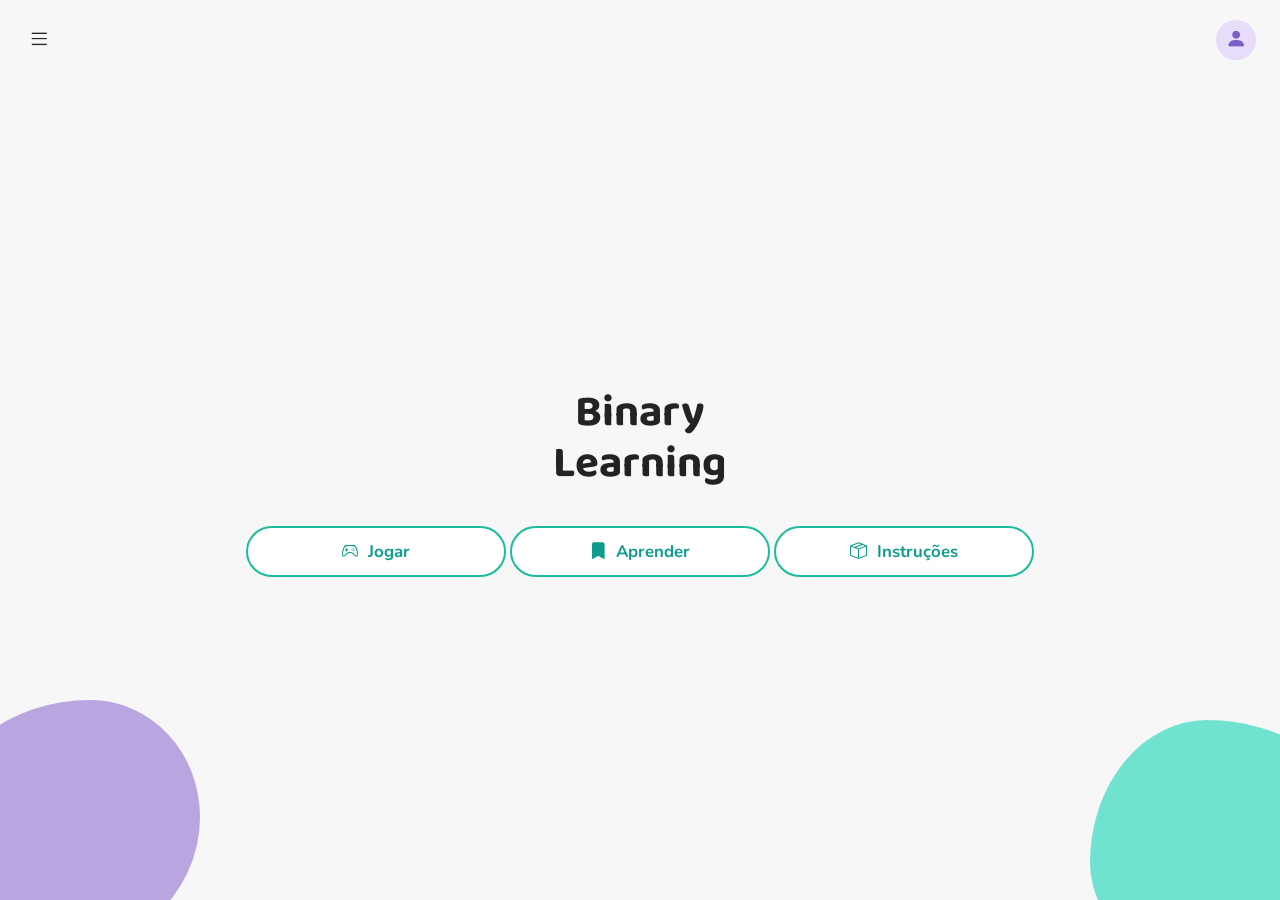
<file: index.html>
<!DOCTYPE html>
<html lang="pt-BR">
<head>
<meta charset="UTF-8">
<meta name="viewport" content="width=device-width, initial-scale=1.0">
<title>Binary Learning</title>

<!-- Bootstrap -->
<link href="https://cdn.jsdelivr.net/npm/bootstrap@5.3.3/dist/css/bootstrap.min.css" rel="stylesheet">
<!-- Ícones -->
<link rel="stylesheet" href="https://cdn.jsdelivr.net/npm/bootstrap-icons@1.11.3/font/bootstrap-icons.css">
<!-- Fontes -->
<link rel="preconnect" href="https://fonts.googleapis.com">
<link href="https://fonts.googleapis.com/css2?family=Baloo+2:wght@600;700;800&family=Nunito:wght@400;600;700&display=swap" rel="stylesheet">

<link rel="stylesheet" href="css/style.css">
</head>
<body>

<div class="home-topbar">
  <button class="icon-btn text-dark" data-bs-toggle="offcanvas" data-bs-target="#menuOffcanvas" aria-label="Menu">
    <i class="bi bi-list"></i>
  </button>
  <div class="dropdown">
    <button class="avatar-btn" data-bs-toggle="dropdown" aria-expanded="false" aria-label="Perfil">
      <i class="bi bi-person-fill"></i>
    </button>
    <ul class="dropdown-menu dropdown-menu-end profile-dropdown">
      <li><a class="dropdown-item" href="#" data-bs-toggle="modal" data-bs-target="#profileModal"><i class="bi bi-person-circle"></i> Perfil</a></li>
      <li><a class="dropdown-item text-danger" href="#" onclick="blLogout(event)"><i class="bi bi-box-arrow-right"></i> Sair</a></li>
    </ul>
  </div>
</div>

<main class="home-hero">
  <div class="blob blob-left"></div>
  <div class="blob blob-right"></div>

  <div class="content">
    <h1 class="display-font">Binary<br>Learning</h1>

    <a href="fases.html" class="btn-pill">
      <i class="bi bi-controller"></i> Jogar
    </a>
    <a href="#" class="btn-pill">
      <i class="bi bi-bookmark-fill"></i> Aprender
    </a>
    <a href="#" class="btn-pill">
      <i class="bi bi-box-seam"></i> Instruções
    </a>
  </div>
</main>

<!-- Offcanvas menu -->
<div class="offcanvas offcanvas-start" tabindex="-1" id="menuOffcanvas">
  <div class="offcanvas-header">
    <h5 class="offcanvas-title display-font">Binary Learning</h5>
    <button type="button" class="btn-close" data-bs-dismiss="offcanvas"></button>
  </div>
  <div class="offcanvas-body d-flex flex-column gap-2">
    <a href="index.html" class="modal-menu-btn text-decoration-none"><i class="bi bi-house-door-fill"></i>Início</a>
    <a href="fases.html" class="modal-menu-btn text-decoration-none"><i class="bi bi-controller"></i>Jogar</a>
    <a href="#" class="modal-menu-btn text-decoration-none"><i class="bi bi-bookmark-fill"></i>Aprender</a>
    <a href="#" class="modal-menu-btn text-decoration-none"><i class="bi bi-box-seam"></i>Instruções</a>
  </div>
</div>

<!-- Profile modal (Section 9) -->
<div class="modal fade" id="profileModal" tabindex="-1">
  <div class="modal-dialog modal-dialog-centered">
    <div class="modal-content p-3">
      <div class="modal-body">
        <div class="profile-modal-avatar"><i class="bi bi-person-fill"></i></div>
        <p class="profile-name">Adriano Migüell</p>

        <a href="#" class="modal-menu-btn text-decoration-none d-flex align-items-center">
          <i class="bi bi-bookmark-fill"></i> Aprender
        </a>
        <a href="#" class="modal-menu-btn text-decoration-none d-flex align-items-center">
          <i class="bi bi-box-seam"></i> Instruções
        </a>
        <a href="#" class="modal-menu-btn text-decoration-none d-flex align-items-center">
          <i class="bi bi-bag-fill"></i> Loja de itens
        </a>

      </div>
    </div>
  </div>
</div>

<script src="https://cdn.jsdelivr.net/npm/bootstrap@5.3.3/dist/js/bootstrap.bundle.min.js"></script>
<script src="js/script.js"></script>
</body>
</html>
</file>
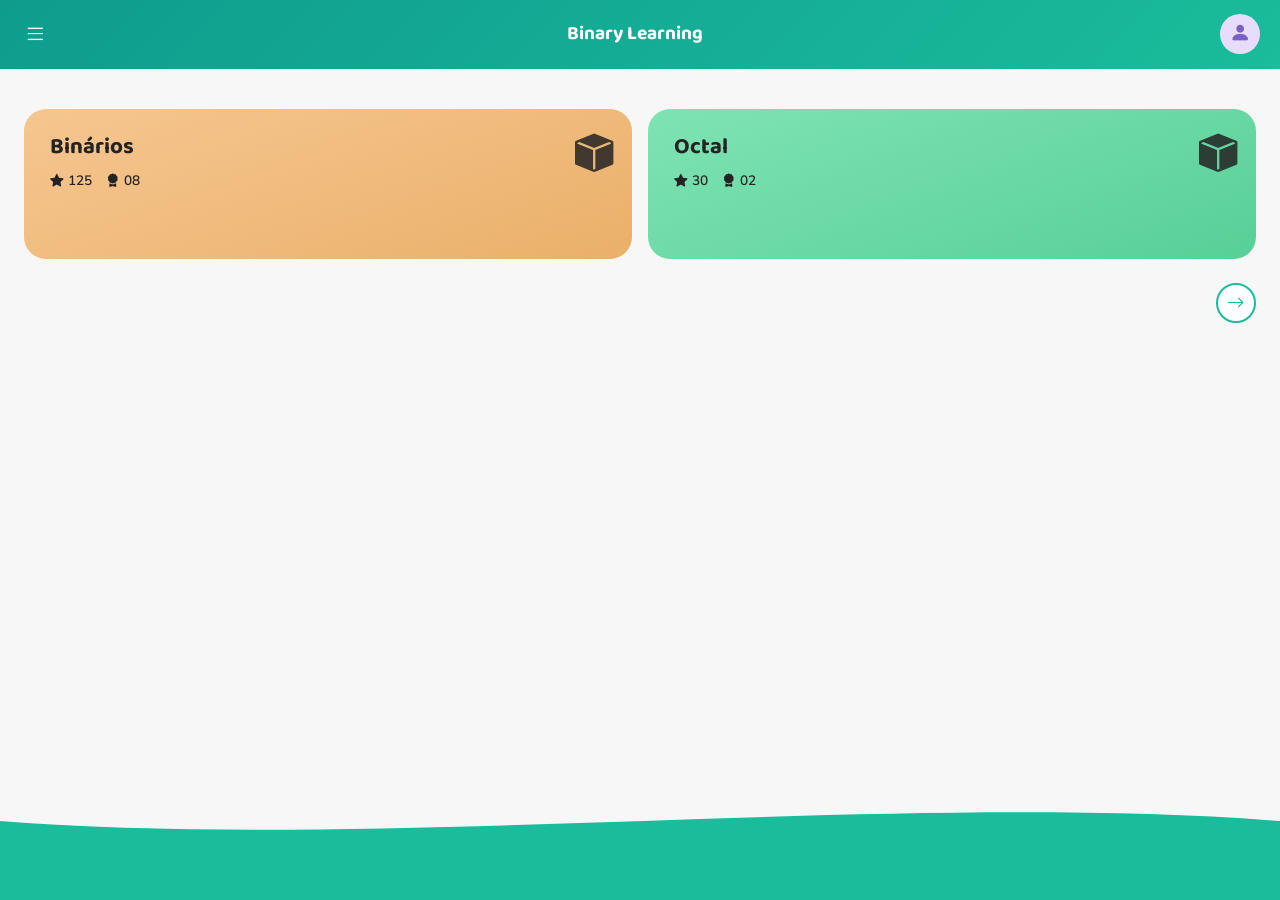
<file: fases.html>
<!DOCTYPE html>
<html lang="pt-BR">
<head>
<meta charset="UTF-8">
<meta name="viewport" content="width=device-width, initial-scale=1.0">
<title>Binary Learning — Fases</title>

<link href="https://cdn.jsdelivr.net/npm/bootstrap@5.3.3/dist/css/bootstrap.min.css" rel="stylesheet">
<link rel="stylesheet" href="https://cdn.jsdelivr.net/npm/bootstrap-icons@1.11.3/font/bootstrap-icons.css">
<link rel="preconnect" href="https://fonts.googleapis.com">
<link href="https://fonts.googleapis.com/css2?family=Baloo+2:wght@600;700;800&family=Nunito:wght@400;600;700&display=swap" rel="stylesheet">
<link rel="stylesheet" href="css/style.css">
</head>
<body>

<header class="app-header">
  <button class="icon-btn" data-bs-toggle="offcanvas" data-bs-target="#menuOffcanvas" aria-label="Menu">
    <i class="bi bi-list"></i>
  </button>
  <span class="brand"><i class="bi bi-list d-none"></i>Binary Learning</span>
  <div class="dropdown">
    <button class="avatar-btn" data-bs-toggle="dropdown" aria-expanded="false" aria-label="Perfil">
      <i class="bi bi-person-fill"></i>
    </button>
    <ul class="dropdown-menu dropdown-menu-end profile-dropdown">
      <li><a class="dropdown-item" href="#" data-bs-toggle="modal" data-bs-target="#profileModal"><i class="bi bi-person-circle"></i> Perfil</a></li>
      <li><a class="dropdown-item text-danger" href="#" onclick="blLogout(event)"><i class="bi bi-box-arrow-right"></i> Sair</a></li>
    </ul>
  </div>
</header>

<main>
  <div class="page-body">
    <div class="row g-3">
      <div class="col-md-6">
        <a href="niveis.html?fase=binarios" class="fase-card binarios">
          <h3>Binários</h3>
          <i class="bi bi-box-fill cube-icon"></i>
          <div class="meta">
            <span><i class="bi bi-star-fill"></i> 125</span>
            <span><i class="bi bi-award-fill"></i> 08</span>
          </div>
        </a>
      </div>
      <div class="col-md-6">
        <a href="niveis.html?fase=octal" class="fase-card octal">
          <h3>Octal</h3>
          <i class="bi bi-box-fill cube-icon"></i>
          <div class="meta">
            <span><i class="bi bi-star-fill"></i> 30</span>
            <span><i class="bi bi-award-fill"></i> 02</span>
          </div>
        </a>
      </div>
    </div>

    <button class="next-arrow mt-4" title="Mais fases em breve" onclick="alert('Mais fases em breve!')">
      <i class="bi bi-arrow-right"></i>
    </button>
  </div>
</main>

<div class="wave-footer">
  <svg viewBox="0 0 500 40" preserveAspectRatio="none"><path d="M0,20 C150,50 350,-10 500,20 L500,40 L0,40 Z" fill="var(--teal)"></path></svg>
</div>

<!-- Offcanvas menu -->
<div class="offcanvas offcanvas-start" tabindex="-1" id="menuOffcanvas">
  <div class="offcanvas-header">
    <h5 class="offcanvas-title display-font">Binary Learning</h5>
    <button type="button" class="btn-close" data-bs-dismiss="offcanvas"></button>
  </div>
  <div class="offcanvas-body d-flex flex-column gap-2">
    <a href="index.html" class="modal-menu-btn text-decoration-none"><i class="bi bi-house-door-fill"></i>Início</a>
    <a href="fases.html" class="modal-menu-btn text-decoration-none"><i class="bi bi-controller"></i>Jogar</a>
    <a href="#" class="modal-menu-btn text-decoration-none" title="Em breve"><i class="bi bi-bookmark-fill"></i>Aprender</a>
    <a href="#" class="modal-menu-btn text-decoration-none" title="Em breve"><i class="bi bi-box-seam"></i>Instruções</a>
  </div>
</div>

<!-- Profile modal -->
<div class="modal fade" id="profileModal" tabindex="-1">
  <div class="modal-dialog modal-dialog-centered">
    <div class="modal-content p-3">
      <div class="modal-body">
        <div class="profile-modal-avatar"><i class="bi bi-person-fill"></i></div>
        <p class="profile-name">Adriano Migüell</p>
        <a href="#" class="modal-menu-btn text-decoration-none d-flex align-items-center"><i class="bi bi-bookmark-fill"></i> Aprender</a>
        <a href="#" class="modal-menu-btn text-decoration-none d-flex align-items-center"><i class="bi bi-box-seam"></i> Instruções</a>
        <a href="#" class="modal-menu-btn text-decoration-none d-flex align-items-center"><i class="bi bi-bag-fill"></i> Loja de itens</a>
      </div>
    </div>
  </div>
</div>

<script src="https://cdn.jsdelivr.net/npm/bootstrap@5.3.3/dist/js/bootstrap.bundle.min.js"></script>
<script src="js/script.js"></script>
</body>
</html>
</file>
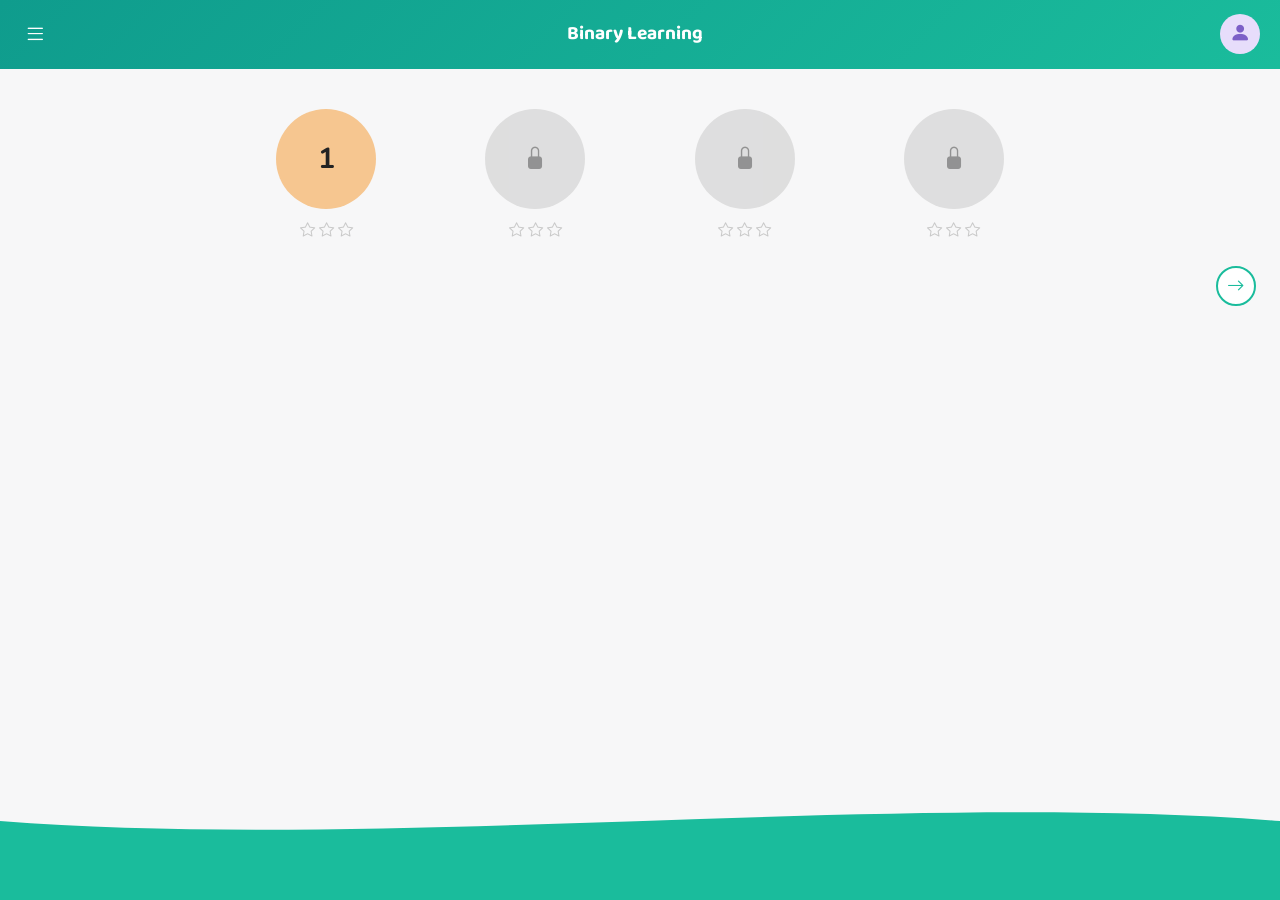
<file: niveis.html>
<!DOCTYPE html>
<html lang="pt-BR">
<head>
<meta charset="UTF-8">
<meta name="viewport" content="width=device-width, initial-scale=1.0">
<title>Binary Learning — Níveis</title>

<link href="https://cdn.jsdelivr.net/npm/bootstrap@5.3.3/dist/css/bootstrap.min.css" rel="stylesheet">
<link rel="stylesheet" href="https://cdn.jsdelivr.net/npm/bootstrap-icons@1.11.3/font/bootstrap-icons.css">
<link rel="preconnect" href="https://fonts.googleapis.com">
<link href="https://fonts.googleapis.com/css2?family=Baloo+2:wght@600;700;800&family=Nunito:wght@400;600;700&display=swap" rel="stylesheet">
<link rel="stylesheet" href="css/style.css">
</head>
<body>

<header class="app-header">
  <button class="icon-btn" data-bs-toggle="offcanvas" data-bs-target="#menuOffcanvas" aria-label="Menu">
    <i class="bi bi-list"></i>
  </button>
  <span class="brand">Binary Learning</span>
  <div class="dropdown">
    <button class="avatar-btn" data-bs-toggle="dropdown" aria-expanded="false" aria-label="Perfil">
      <i class="bi bi-person-fill"></i>
    </button>
    <ul class="dropdown-menu dropdown-menu-end profile-dropdown">
      <li><a class="dropdown-item" href="#" data-bs-toggle="modal" data-bs-target="#profileModal"><i class="bi bi-person-circle"></i> Perfil</a></li>
      <li><a class="dropdown-item text-danger" href="#" onclick="blLogout(event)"><i class="bi bi-box-arrow-right"></i> Sair</a></li>
    </ul>
  </div>
</header>

<main>
  <div class="page-body">
    <div class="row g-4 justify-content-center text-center" id="niveisRow">
      <!-- gerado via JS -->
    </div>

    <button class="next-arrow mt-4" title="Mais níveis em breve" onclick="alert('Mais níveis em breve!')">
      <i class="bi bi-arrow-right"></i>
    </button>
  </div>
</main>

<div class="wave-footer">
  <svg viewBox="0 0 500 40" preserveAspectRatio="none"><path d="M0,20 C150,50 350,-10 500,20 L500,40 L0,40 Z" fill="var(--teal)"></path></svg>
</div>

<!-- Modal de introdução ao nível (Section 5) -->
<div class="modal fade intro-modal" id="introModal" tabindex="-1">
  <div class="modal-dialog modal-dialog-centered">
    <div class="modal-content p-3">
      <div class="modal-body">
        <h5 class="modal-title mb-3" id="introModalTitle">Introdução aos binários</h5>
        <p class="fw-bold mb-1">O que são?</p>
        <p>Você sabia que os computadores não entendem palavras ou imagens diretamente? Eles conversam usando apenas dois números: 0 e 1!</p>
        <p>Nesta etapa, você vai descobrir como essa linguagem funciona de um jeito simples e como pequenos impulsos elétricos dão vida à tecnologia. Pronto para decifrar o código?</p>
        <div class="text-end">
          <a href="#" id="btnIniciarNivel" class="btn-start text-decoration-none">Iniciar</a>
        </div>
      </div>
    </div>
  </div>
</div>

<!-- Offcanvas menu -->
<div class="offcanvas offcanvas-start" tabindex="-1" id="menuOffcanvas">
  <div class="offcanvas-header">
    <h5 class="offcanvas-title display-font">Binary Learning</h5>
    <button type="button" class="btn-close" data-bs-dismiss="offcanvas"></button>
  </div>
  <div class="offcanvas-body d-flex flex-column gap-2">
    <a href="index.html" class="modal-menu-btn text-decoration-none"><i class="bi bi-house-door-fill"></i>Início</a>
    <a href="fases.html" class="modal-menu-btn text-decoration-none"><i class="bi bi-controller"></i>Jogar</a>
    <a href="#" class="modal-menu-btn text-decoration-none"><i class="bi bi-bookmark-fill"></i>Aprender</a>
    <a href="#" class="modal-menu-btn text-decoration-none"><i class="bi bi-box-seam"></i>Instruções</a>
  </div>
</div>

<!-- Profile modal -->
<div class="modal fade" id="profileModal" tabindex="-1">
  <div class="modal-dialog modal-dialog-centered">
    <div class="modal-content p-3">
      <div class="modal-body">
        <div class="profile-modal-avatar"><i class="bi bi-person-fill"></i></div>
        <p class="profile-name">Adriano Migüell</p>
        <a href="#" class="modal-menu-btn text-decoration-none d-flex align-items-center"><i class="bi bi-bookmark-fill"></i> Aprender</a>
        <a href="#" class="modal-menu-btn text-decoration-none d-flex align-items-center"><i class="bi bi-box-seam"></i> Instruções</a>
        <a href="#" class="modal-menu-btn text-decoration-none d-flex align-items-center"><i class="bi bi-bag-fill"></i> Loja de itens</a>
      </div>
    </div>
  </div>
</div>

<script src="https://cdn.jsdelivr.net/npm/bootstrap@5.3.3/dist/js/bootstrap.bundle.min.js"></script>
<script src="js/script.js"></script>
<script>
  const fase = blGetQueryParam("fase", "binarios");
  const faseLabel = fase === "octal" ? "Octal" : "Binários";
  const progress = blGetProgress();
  const niveis = progress.fases[fase].niveis;

  const row = document.getElementById("niveisRow");
  let selectedNivel = null;

  Object.keys(niveis).forEach(function (nivelNum) {
    const info = niveis[nivelNum];
    const col = document.createElement("div");
    col.className = "col-3 col-md-2 level-circle-wrap";

    const stateClass = info.completed ? "completed" : (info.unlocked ? "unlocked" : "");
    const starsHtml = [1, 2, 3].map(function (i) {
      return '<i class="bi ' + (i <= info.stars ? "bi-star-fill filled" : "bi-star") + '"></i>';
    }).join(" ");

    col.innerHTML =
      '<button class="level-circle ' + stateClass + '" ' + (info.unlocked ? "" : "disabled") + ' data-nivel="' + nivelNum + '">' +
        (info.unlocked ? nivelNum : '<i class="bi bi-lock-fill" style="font-size:1.4rem"></i>') +
      '</button>' +
      '<div class="level-stars">' + starsHtml + '</div>';

    row.appendChild(col);
  });

  row.addEventListener("click", function (e) {
    const btn = e.target.closest(".level-circle");
    if (!btn || btn.disabled) return;
    selectedNivel = btn.dataset.nivel;
    document.getElementById("introModalTitle").textContent =
      "Introdução " + (fase === "octal" ? "ao octal" : "aos binários") + " — Nível " + selectedNivel;
    const modal = new bootstrap.Modal(document.getElementById("introModal"));
    modal.show();
  });

  document.getElementById("btnIniciarNivel").addEventListener("click", function (e) {
    e.preventDefault();
    if (!selectedNivel) selectedNivel = 1;
    window.location.href = "questao.html?fase=" + fase + "&nivel=" + selectedNivel;
  });
</script>
</body>
</html>
</file>
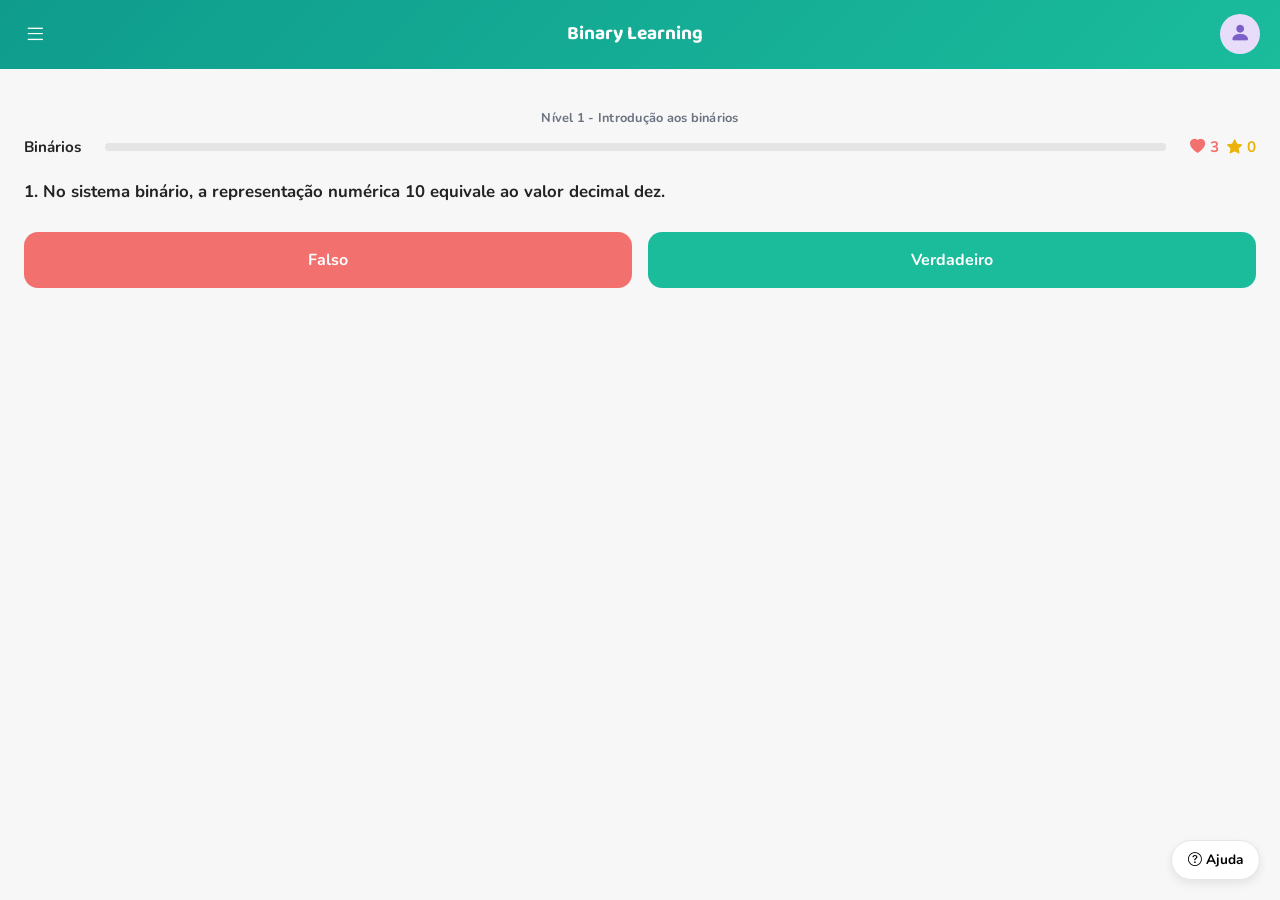
<file: questao.html>
<!DOCTYPE html>
<html lang="pt-BR">
<head>
<meta charset="UTF-8">
<meta name="viewport" content="width=device-width, initial-scale=1.0">
<title>Binary Learning — Questão</title>

<link href="https://cdn.jsdelivr.net/npm/bootstrap@5.3.3/dist/css/bootstrap.min.css" rel="stylesheet">
<link rel="stylesheet" href="https://cdn.jsdelivr.net/npm/bootstrap-icons@1.11.3/font/bootstrap-icons.css">
<link rel="preconnect" href="https://fonts.googleapis.com">
<link href="https://fonts.googleapis.com/css2?family=Baloo+2:wght@600;700;800&family=Nunito:wght@400;600;700&display=swap" rel="stylesheet">
<link rel="stylesheet" href="css/style.css">
</head>
<body>

<header class="app-header">
  <button class="icon-btn" data-bs-toggle="offcanvas" data-bs-target="#menuOffcanvas" aria-label="Menu">
    <i class="bi bi-list"></i>
  </button>
  <span class="brand">Binary Learning</span>
  <div class="dropdown">
    <button class="avatar-btn" data-bs-toggle="dropdown" aria-expanded="false" aria-label="Perfil">
      <i class="bi bi-person-fill"></i>
    </button>
    <ul class="dropdown-menu dropdown-menu-end profile-dropdown">
      <li><a class="dropdown-item" href="#" data-bs-toggle="modal" data-bs-target="#profileModal"><i class="bi bi-person-circle"></i> Perfil</a></li>
      <li><a class="dropdown-item text-danger" href="#" onclick="blLogout(event)"><i class="bi bi-box-arrow-right"></i> Sair</a></li>
    </ul>
  </div>
</header>

<main>
  <div class="page-body">
    <div class="quiz-level-title" id="levelTitle">Nível 1 - Introdução aos binários</div>

    <div class="quiz-meta">
      <span class="fase-label" id="faseLabel">Binários</span>
      <div class="quiz-progress"><div class="bar" id="progressBar" style="width:0%"></div></div>
      <span class="stat-pill heart"><i class="bi bi-heart-fill"></i> <span id="heartsCount">3</span></span>
      <span class="stat-pill star"><i class="bi bi-star-fill"></i> <span id="starsCount">0</span></span>
    </div>

    <p class="question-text">
      <span id="questionNumber"></span> <span id="questionText"></span>
    </p>

    <div id="optionsArea"></div>
  </div>
</main>

<button class="help-fab" data-bs-toggle="modal" data-bs-target="#helpModal">
  <i class="bi bi-question-circle"></i> Ajuda
</button>

<!-- Help modal -->
<div class="modal fade" id="helpModal" tabindex="-1">
  <div class="modal-dialog modal-dialog-centered">
    <div class="modal-content p-3">
      <div class="modal-body">
        <h5 class="modal-title mb-3">Como jogar</h5>
        <p>Responda cada pergunta sobre o sistema numérico da fase. Cada erro custa um coração; cada acerto soma uma estrela.</p>
        <p class="mb-0">Se os corações acabarem, você precisa tentar o nível novamente.</p>
      </div>
    </div>
  </div>
</div>

<!-- Completion modal -->
<div class="modal fade" id="completionModal" tabindex="-1">
  <div class="modal-dialog modal-dialog-centered">
    <div class="modal-content p-3 text-center">
      <div class="modal-body">
        <i class="bi bi-trophy-fill" style="font-size:2.5rem;color:#eab308;"></i>
        <h5 class="modal-title mt-2 mb-2">Nível concluído!</h5>
        <p>Você terminou com <strong id="completionStars">3</strong> estrela(s).</p>
        <button class="btn-start" id="btnVoltarNiveis">Voltar aos níveis</button>
      </div>
    </div>
  </div>
</div>

<!-- Game over modal -->
<div class="modal fade" id="gameOverModal" tabindex="-1">
  <div class="modal-dialog modal-dialog-centered">
    <div class="modal-content p-3 text-center">
      <div class="modal-body">
        <i class="bi bi-heartbreak-fill" style="font-size:2.5rem;color:var(--red);"></i>
        <h5 class="modal-title mt-2 mb-2">Você ficou sem corações</h5>
        <p>Sem problemas, tente esse nível de novo!</p>
        <button class="btn-start" id="btnTentarNovamente">Tentar novamente</button>
      </div>
    </div>
  </div>
</div>

<!-- Offcanvas menu -->
<div class="offcanvas offcanvas-start" tabindex="-1" id="menuOffcanvas">
  <div class="offcanvas-header">
    <h5 class="offcanvas-title display-font">Binary Learning</h5>
    <button type="button" class="btn-close" data-bs-dismiss="offcanvas"></button>
  </div>
  <div class="offcanvas-body d-flex flex-column gap-2">
    <a href="index.html" class="modal-menu-btn text-decoration-none"><i class="bi bi-house-door-fill"></i>Início</a>
    <a href="fases.html" class="modal-menu-btn text-decoration-none"><i class="bi bi-controller"></i>Jogar</a>
    <a href="#" class="modal-menu-btn text-decoration-none"><i class="bi bi-bookmark-fill"></i>Aprender</a>
    <a href="#" class="modal-menu-btn text-decoration-none"><i class="bi bi-box-seam"></i>Instruções</a>
  </div>
</div>

<!-- Profile modal -->
<div class="modal fade" id="profileModal" tabindex="-1">
  <div class="modal-dialog modal-dialog-centered">
    <div class="modal-content p-3">
      <div class="modal-body">
        <div class="profile-modal-avatar"><i class="bi bi-person-fill"></i></div>
        <p class="profile-name">Adriano Migüell</p>
        <a href="#" class="modal-menu-btn text-decoration-none d-flex align-items-center"><i class="bi bi-bookmark-fill"></i> Aprender</a>
        <a href="#" class="modal-menu-btn text-decoration-none d-flex align-items-center"><i class="bi bi-box-seam"></i> Instruções</a>
        <a href="#" class="modal-menu-btn text-decoration-none d-flex align-items-center"><i class="bi bi-bag-fill"></i> Loja de itens</a>
      </div>
    </div>
  </div>
</div>

<script src="https://cdn.jsdelivr.net/npm/bootstrap@5.3.3/dist/js/bootstrap.bundle.min.js"></script>
<script src="js/script.js"></script>
<script src="js/questao.js"></script>
</body>
</html>
</file>
<file: css/style.css>
/* ============================================
   Binary Learning — MVP stylesheet
   ============================================ */

:root {
  --teal-dark: #0f9c8d;
  --teal: #1abc9c;
  --teal-light: #6fe3cf;
  --purple: #b9a6e0;
  --purple-light: #cabdec;
  --orange: #f6c690;
  --orange-dark: #eab06a;
  --green-card: #7fe3b4;
  --green-card-dark: #58cf98;
  --red: #f2716f;
  --gray-circle: #d9d9d9;
  --bg: #f7f7f8;
  --text: #232323;
  --text-soft: #6b7280;

  --font-display: "Baloo 2", "Quicksand", sans-serif;
  --font-body: "Nunito", sans-serif;
}

* { box-sizing: border-box; }

html, body {
  height: 100%;
}

body {
  font-family: var(--font-body);
  background: var(--bg);
  color: var(--text);
  min-height: 100vh;
  display: flex;
  flex-direction: column;
}

h1, h2, h3, .brand, .display-font {
  font-family: var(--font-display);
}

main {
  flex: 1;
}

a { text-decoration: none; }

/* ---------- Top bar (in-app header) ---------- */
.app-header {
  background: linear-gradient(135deg, var(--teal-dark), var(--teal));
  color: #fff;
  padding: .9rem 1.25rem;
  display: flex;
  align-items: center;
  justify-content: space-between;
}

.app-header .brand {
  font-size: 1.2rem;
  font-weight: 700;
  display: flex;
  align-items: center;
  gap: .6rem;
}

.icon-btn {
  background: transparent;
  border: none;
  color: #fff;
  font-size: 1.4rem;
  line-height: 1;
  padding: .25rem;
}

.avatar-btn {
  width: 40px;
  height: 40px;
  border-radius: 50%;
  background: #e7ddfb;
  color: #7c5fc7;
  display: flex;
  align-items: center;
  justify-content: center;
  font-size: 1.3rem;
  border: none;
}

/* ---------- Home hero (no header) ---------- */
.home-topbar {
  display: flex;
  align-items: center;
  justify-content: space-between;
  padding: 1.25rem 1.5rem;
}

.home-hero {
  position: relative;
  overflow: hidden;
  flex: 1;
  display: flex;
  align-items: center;
  justify-content: center;
  min-height: 480px;
}

.home-hero .content {
  position: relative;
  z-index: 2;
  text-align: center;
  padding: 1rem;
}

.home-hero h1 {
  font-size: 2.75rem;
  font-weight: 700;
  line-height: 1.15;
  margin-bottom: 2.25rem;
}

.blob {
  position: absolute;
  z-index: 1;
  filter: blur(0px);
}

.blob-left {
  left: -60px;
  bottom: -60px;
  width: 260px;
  height: 260px;
  background: var(--purple);
  border-radius: 58% 42% 61% 39% / 47% 45% 55% 53%;
}

.blob-right {
  right: -70px;
  bottom: -80px;
  width: 260px;
  height: 260px;
  background: var(--teal-light);
  border-radius: 45% 55% 40% 60% / 55% 40% 60% 45%;
}

/* ---------- Pill buttons ---------- */
.btn-pill {
  display: inline-flex;
  align-items: center;
  justify-content: center;
  gap: .6rem;
  width: 260px;
  max-width: 80vw;
  padding: .7rem 1rem;
  border-radius: 999px;
  border: 2px solid var(--teal);
  background: #fff;
  color: var(--teal-dark);
  font-weight: 700;
  font-size: 1.05rem;
  margin: 0 auto .9rem auto;
  transition: transform .12s ease, background .12s ease, color .12s ease;
}

.btn-pill:hover {
  background: var(--teal);
  color: #fff;
  transform: translateY(-2px);
}

/* ---------- Wave footer decoration ---------- */
.wave-footer {
  position: relative;
  height: 60px;
  background: var(--teal);
  margin-top: 2rem;
}

.wave-footer svg {
  position: absolute;
  top: -39px;
  left: 0;
  width: 100%;
  height: 40px;
}

/* ---------- Section content wrapper ---------- */
.page-body {
  padding: 2.5rem 1.5rem 1rem 1.5rem;
  position: relative;
}

/* ---------- Fase cards ---------- */
.fase-card {
  border-radius: 22px;
  padding: 1.6rem 1.6rem 1.2rem 1.6rem;
  min-height: 150px;
  display: block;
  color: var(--text);
  position: relative;
  transition: transform .15s ease, box-shadow .15s ease;
}

.fase-card:hover {
  transform: translateY(-4px);
  box-shadow: 0 10px 20px rgba(0,0,0,.08);
  color: var(--text);
}

.fase-card.binarios { background: linear-gradient(160deg, var(--orange), var(--orange-dark)); }
.fase-card.octal { background: linear-gradient(160deg, var(--green-card), var(--green-card-dark)); }

.fase-card h3 {
  font-weight: 700;
  font-size: 1.4rem;
  margin-bottom: .25rem;
}

.fase-card .cube-icon {
  position: absolute;
  right: 1.2rem;
  top: 1.1rem;
  font-size: 2.4rem;
  opacity: .85;
}

.fase-card .meta {
  font-size: .85rem;
  display: flex;
  gap: .9rem;
  margin-top: .6rem;
  font-weight: 600;
}

/* ---------- Next arrow ---------- */
.next-arrow {
  width: 40px;
  height: 40px;
  border-radius: 50%;
  border: 2px solid var(--teal);
  color: var(--teal);
  display: flex;
  align-items: center;
  justify-content: center;
  font-size: 1.1rem;
  background: #fff;
  float: right;
}

.next-arrow:hover { background: var(--teal); color: #fff; }

/* ---------- Level circles ---------- */
.level-circle-wrap {
  text-align: center;
}

.level-circle {
  width: 100px;
  height: 100px;
  border-radius: 50%;
  display: flex;
  align-items: center;
  justify-content: center;
  font-size: 1.8rem;
  font-weight: 700;
  margin: 0 auto .6rem auto;
  background: var(--gray-circle);
  color: #7a7a7a;
  border: none;
  cursor: pointer;
}

.level-circle.unlocked {
  background: var(--orange);
  color: var(--text);
}

.level-circle.completed {
  background: var(--green-card);
  color: var(--text);
}

.level-circle:disabled {
  cursor: not-allowed;
  opacity: .8;
}

.level-stars i { font-size: .95rem; color: #c9c9c9; }
.level-stars i.filled { color: #f5b942; }

/* ---------- Quiz header (progress) ---------- */
.quiz-meta {
  display: flex;
  align-items: center;
  justify-content: space-between;
  flex-wrap: wrap;
  gap: .5rem;
  margin-bottom: 1.25rem;
}

.quiz-meta .fase-label {
  font-weight: 700;
  font-size: .95rem;
}

.quiz-progress {
  flex: 1;
  margin: 0 1rem;
  height: 8px;
  background: #e5e5e5;
  border-radius: 999px;
  overflow: hidden;
  min-width: 140px;
}

.quiz-progress .bar {
  height: 100%;
  background: var(--gray-circle);
  background: #b7b7b7;
  transition: width .3s ease;
}

.stat-pill {
  font-weight: 700;
  display: flex;
  align-items: center;
  gap: .3rem;
  font-size: .95rem;
}

.stat-pill.heart { color: var(--red); }
.stat-pill.star { color: #eab308; }

.quiz-level-title {
  text-align: center;
  font-size: .8rem;
  color: var(--text-soft);
  font-weight: 700;
  letter-spacing: .02em;
  margin-bottom: .5rem;
}

/* ---------- Question options ---------- */
.question-text {
  font-size: 1.05rem;
  font-weight: 700;
  margin-bottom: 1.75rem;
}

.option-grid {
  display: grid;
  gap: 1rem;
}

.option-grid.two-col {
  grid-template-columns: 1fr 1fr;
}

@media (max-width: 560px) {
  .option-grid.two-col { grid-template-columns: 1fr; }
}

.opt-btn {
  border: none;
  border-radius: 14px;
  padding: 1rem;
  font-weight: 700;
  font-size: 1rem;
  color: #fff;
  transition: filter .1s ease, transform .08s ease;
}

.opt-btn:active { transform: scale(.98); }

.opt-btn.true-false-false { background: var(--red); }
.opt-btn.true-false-true { background: var(--teal); }

.opt-btn.mc {
  background: #fff;
  color: var(--text);
  border: 2px solid #e5e5e5;
  text-align: left;
}

.opt-btn.mc:hover { border-color: var(--teal); }

.opt-btn.correct { background: var(--teal) !important; color: #fff !important; border-color: var(--teal) !important; }
.opt-btn.wrong { background: var(--red) !important; color: #fff !important; border-color: var(--red) !important; }

/* matching */
.match-col { display: flex; flex-direction: column; gap: .75rem; }

.match-item {
  border: 2px solid #e5e5e5;
  border-radius: 10px;
  padding: .65rem 1rem;
  background: #fff;
  font-weight: 600;
  cursor: pointer;
}

.match-item.selected { border-color: var(--teal); background: #eafaf6; }
.match-item.matched { border-color: var(--green-card-dark); background: #eafaf6; opacity: .6; cursor: default; }
.match-item.wrong-flash { border-color: var(--red); background: #fdeceb; }

/* ---------- Help floating button ---------- */
.help-fab {
  position: fixed;
  right: 1.25rem;
  bottom: 1.25rem;
  background: #fff;
  border: 1px solid #e5e5e5;
  border-radius: 999px;
  padding: .55rem 1rem;
  font-weight: 700;
  font-size: .85rem;
  box-shadow: 0 4px 10px rgba(0,0,0,.08);
  z-index: 5;
}

/* ---------- Profile dropdown ---------- */
.profile-dropdown {
  border-radius: 14px;
  border: none;
  box-shadow: 0 8px 24px rgba(0,0,0,.12);
  padding: .5rem;
  min-width: 170px;
}

.profile-dropdown .dropdown-item {
  border-radius: 8px;
  padding: .55rem .75rem;
  font-weight: 600;
  font-size: .92rem;
}

.profile-dropdown .dropdown-item i {
  margin-right: .5rem;
  color: var(--teal-dark);
}

.profile-dropdown .dropdown-item.text-danger i {
  color: var(--red);
}

.profile-dropdown .dropdown-item:hover {
  background: #eafaf6;
}

/* ---------- Modal tweaks ---------- */
.modal-content {
  border-radius: 18px;
  border: none;
}

.modal-title { font-family: var(--font-display); font-weight: 700; }

.profile-modal-avatar {
  width: 70px;
  height: 70px;
  border-radius: 50%;
  background: #e7ddfb;
  color: #7c5fc7;
  display: flex;
  align-items: center;
  justify-content: center;
  font-size: 2rem;
  margin: 0 auto .75rem auto;
}

.profile-name { text-align: center; font-weight: 700; margin-bottom: 1.25rem; }

.modal-menu-btn {
  display: block;
  width: 100%;
  border-radius: 999px;
  border: none;
  background: var(--teal);
  color: #fff;
  font-weight: 700;
  padding: .65rem 1rem;
  margin-bottom: .7rem;
  text-align: left;
  padding-left: 1.4rem;
}

.modal-menu-btn i { margin-right: .6rem; }

.modal-logout-btn {
  display: block;
  width: 100%;
  border-radius: 999px;
  border: none;
  background: var(--red);
  color: #fff;
  font-weight: 700;
  padding: .65rem 1rem;
  margin-top: .5rem;
}

.intro-modal .btn-start {
  background: var(--teal);
  border: none;
  color: #fff;
  font-weight: 700;
  border-radius: 10px;
  padding: .55rem 1.6rem;
}

.toast-container-custom {
  position: fixed;
  top: 1rem;
  left: 50%;
  transform: translateX(-50%);
  z-index: 2000;
}
</file>
